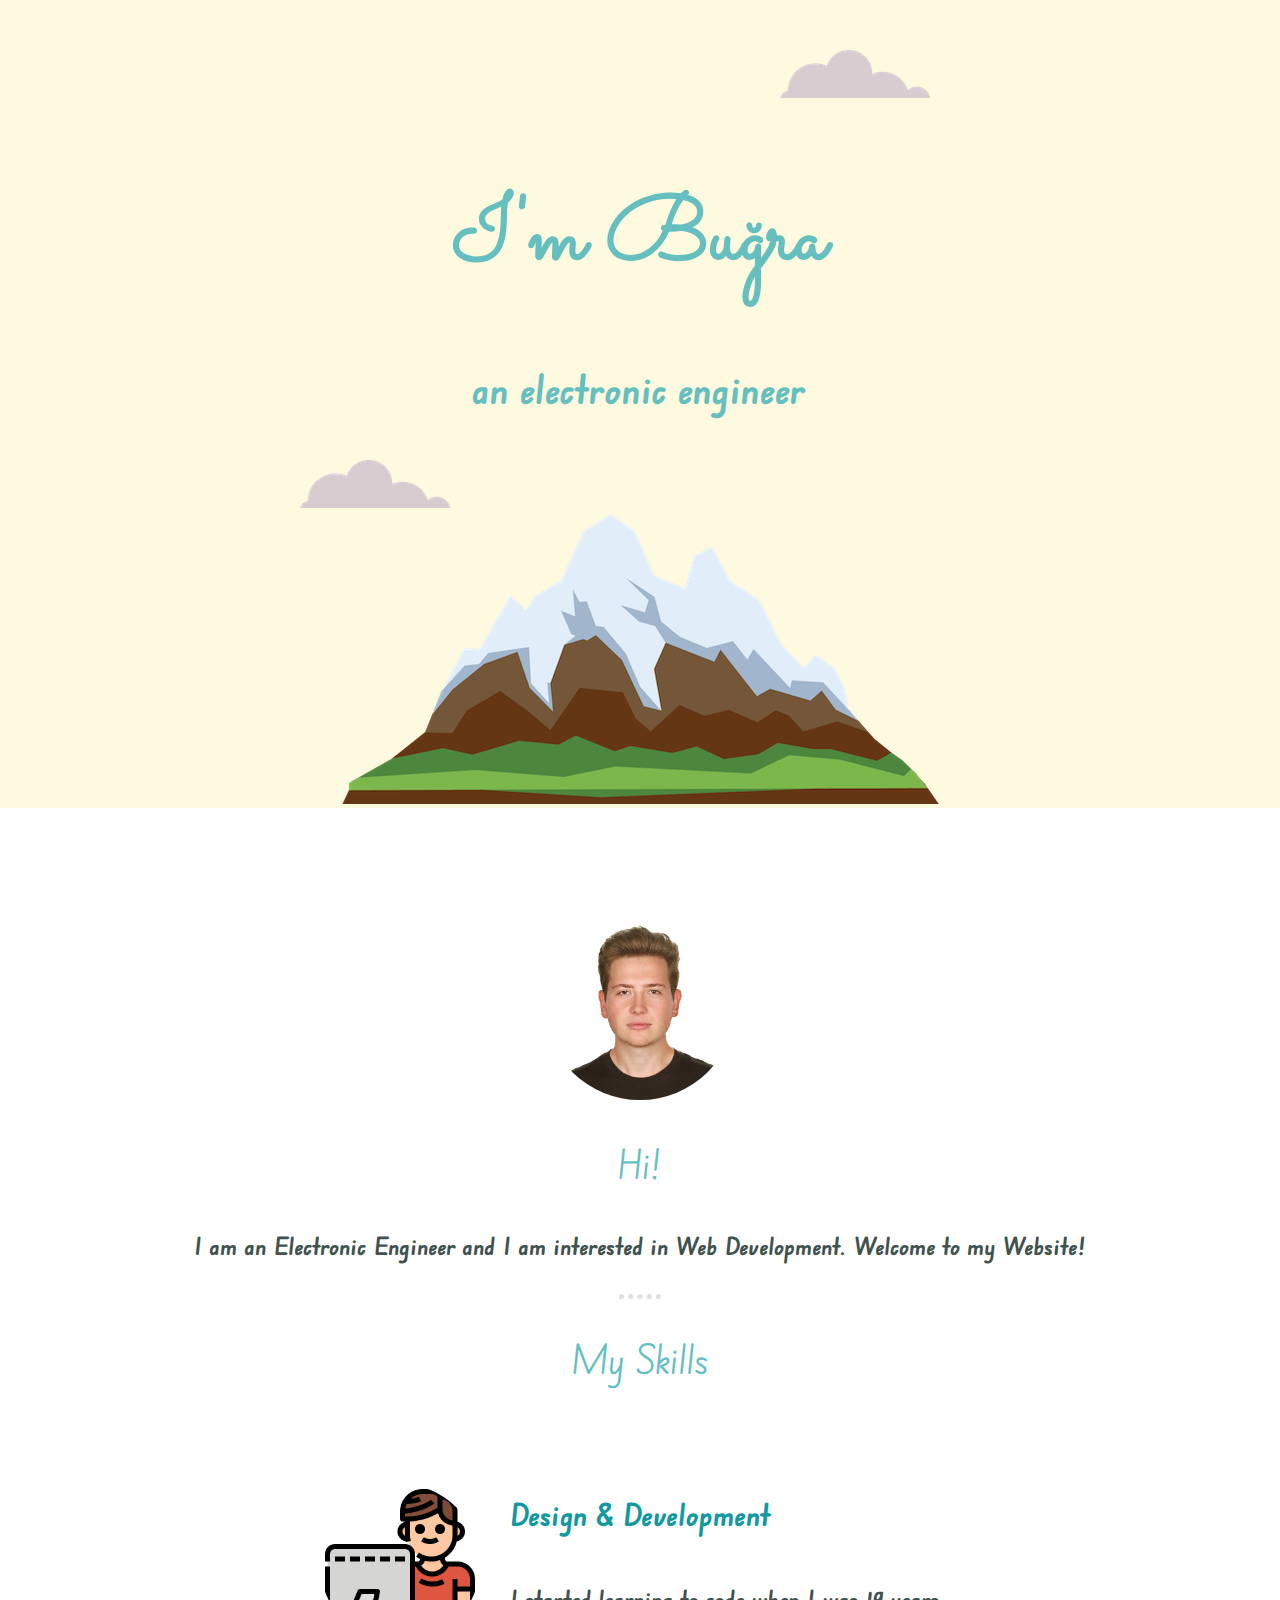
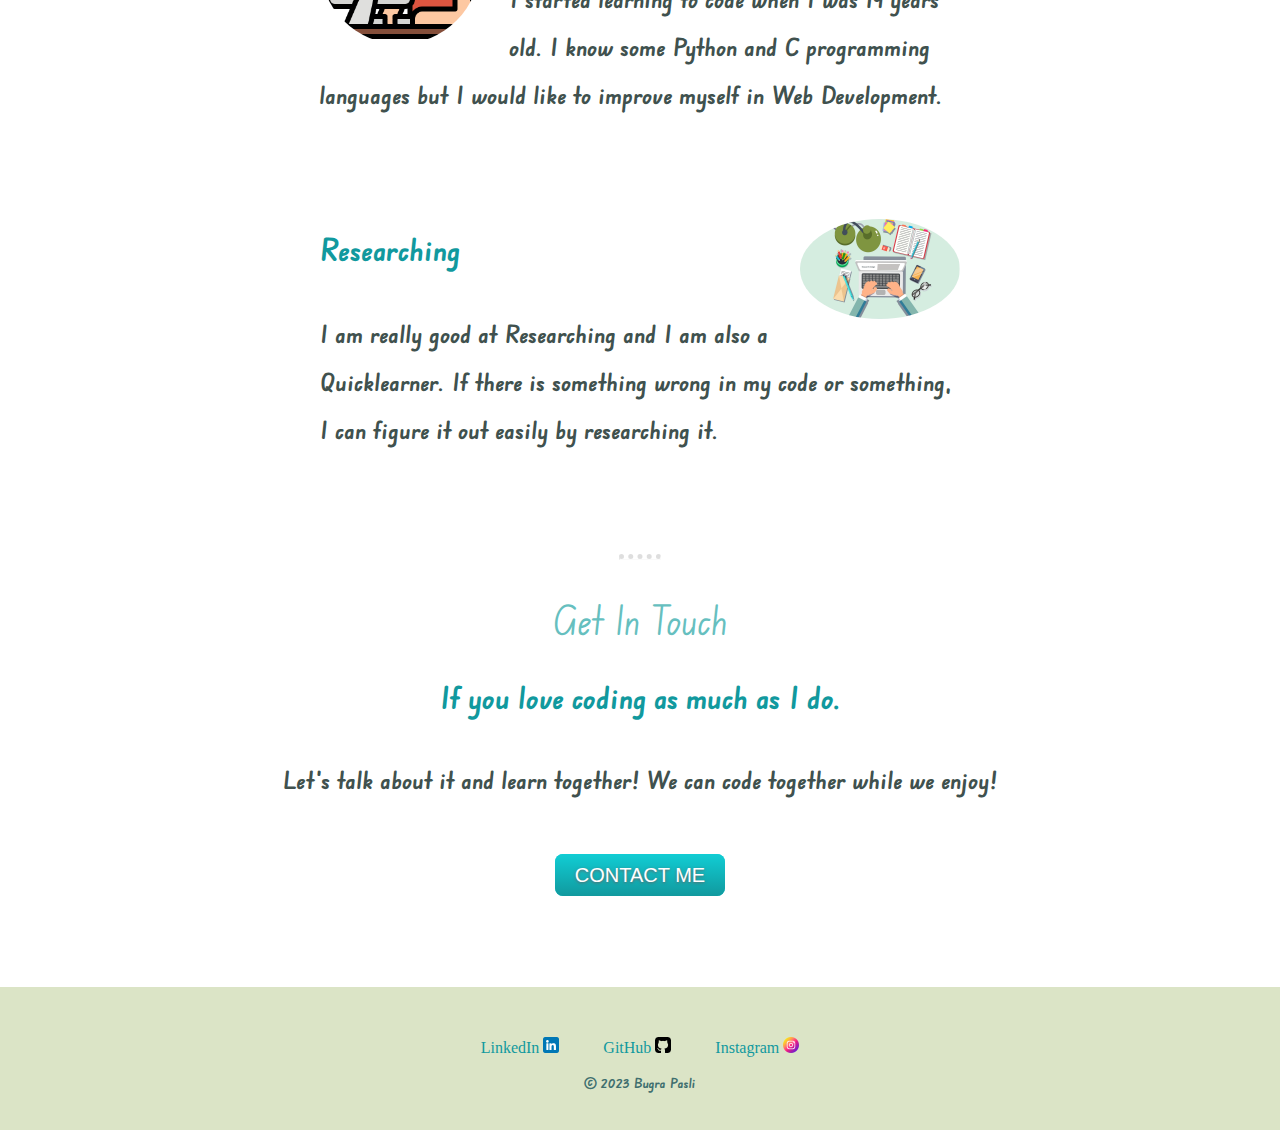
<file: index.html>
<!DOCTYPE html>
<html lang="en">
<head>
    <meta charset="UTF-8">
    <meta http-equiv="X-UA-Compatible" content="IE=edge">
    <meta name="viewport" content="width=device-width, initial-scale=1.0">
    <link rel="stylesheet" href="styles.css">
    <link rel="icon" href="favicon.ico?v=2">
    <link rel="preconnect" href="https://fonts.googleapis.com">
    <link rel="preconnect" href="https://fonts.gstatic.com" crossorigin>
    <link rel="preconnect" href="https://fonts.googleapis.com">
<link rel="preconnect" href="https://fonts.gstatic.com" crossorigin>
<link href="https://fonts.googleapis.com/css2?family=Edu+NSW+ACT+Foundation&family=Just+Me+Again+Down+Here&family=Sacramento&display=swap" rel="stylesheet">
    <title>Bugra's Website</title>
</head>
<body>
<div class="top-container">
    <img class="top-cloud" src="images/cloud.png" alt="cloud-img">
    <h1>I'm Buğra</h1>
        <h2 class="pro"> an electronic engineer</h2> 
        <img class="bottom-cloud" src="images/cloud.png" alt="cloud-img">
        <img src="images/mountain.png" alt="mountain-img">

</div>
<div class="middle-container">
    <div class="profile">
      <img class="profile-img" src="Vesikalık.jpg" alt="bugra-photo">
      <h2>Hi!</h2>
      <p>I am an Electronic Engineer and I am interested in Web Development. Welcome to my Website!</p>
    </div>
    <hr>
    <div class="skills">
      <h2>My Skills</h2>
      <div class="skill-row">
        <img class="comp-img" src="images/computer.png" alt="computer-img">
        <h3>Design & Development</h3>
        <p>I started learning to code when I was 19 years old. I know some Python and C programming languages but I would like to improve myself in Web Development.</p>
      </div>
      <div class="skill-row">
        <img class="research-img" src="images/research.jpg" alt="research-img">
        <h3>Researching</h3>
        <p>I am really good at Researching and I am also a Quicklearner. If there is something wrong in my code or something, I can figure it out easily by researching it.</p>
      </div>
    </div>
    <hr>
    <div class="contact-me">
      <h2>Get In Touch</h2>
      <h3>If you love coding as much as I do.</h3>
      <p class="contact-message">Let's talk about it and learn together! We can code together while we enjoy!</p>
      <a class="btn" href="mailto:bugrapasli@gmail.com">CONTACT ME</a>
    </div>
  </div>
  
  
  <div class="bottom-container">
    <a class="footer-link" href="https://www.linkedin.com/in/bu%C4%9Fra-pasl%C4%B1/">LinkedIn <img src="images/linkedin.png" alt="linkedin-img"></a>
    <a class="footer-link" href="https://github.com/bugraapasli">GitHub <img src="images/github-sign.png" alt="github-img"></a>
    <a class="footer-link" href="https://www.instagram.com/bugraapasli">Instagram <img src="images/instagram.png" alt="insta-img"></a>
    <p style="color: #406f6f; font-size: smaller;">© 2023 Bugra Pasli </p>
  </div>
  
</body>
</html>
</file>
<file: styles.css>
@media only screen and (max-width: 600px) {
  .top-cloud{
  right: 150px;
  top: 50px;
  }
  .bottom-cloud{
  left: 150px;
  bottom: 250px;
  }
  h1{
  margin: 30px auto 0 auto;
  font-size: 3.5rem;
  }
  h2{
  font-size: 1.8rem;
  }
  .skill-row{
  width: 90%;
  }
  .comp-img{
  width: 40%;
  margin: 0;
  float: none;
  }
  .research-img{
  width: 40%;
  margin: 0;
  float: none;
  }
  .profile-img{
  width: 30%;
  }
  p{
  font-size: 1.2rem;
  }
  hr{
  width: 20px;
  }
  }

.top-container{
    background-color: #FEFAE0;
    position: relative;
    padding-top: 100px;
}

body{
   margin: 0;
   text-align: center;
}

h1{
    margin: 50px auto 0 auto;
    font-size: 5.625rem;
    font-family: 'Sacramento', cursive;
    color: #66BFBF;
    line-height: 2;
}
h2{
    font-family: 'Edu NSW ACT Foundation', cursive; 
    font-size: 2.5rem; 
    color: #66BFBF;
    font-weight: normal;
}

.pro{
    font-weight: bold;
}
h3{
    color: #11999E;
    font-family: 'Edu NSW ACT Foundation', cursive; 
    font-size: 1.90rem;
}
a{
    color: #11999E;
    text-decoration: none;
    margin: 10px 20px;
}
.middle-container{
   margin: 100px 0;
}

.bottom-container{
    background-color: #DBE4C6;
    position: relative;
    padding: 50px 0px 20px;
}

.bottom-cloud{
    position: absolute;
    left: 300px;
    bottom: 300px;
}

.top-cloud{
    position: absolute;
    right: 350px;
    top: 50px;
}

.skill-row{
    width: 50%;
    margin: 100px auto 100px auto;
    text-align: left;
    line-height: 2;
}

.comp-img{
    width: 25%;
    border-radius: 50%;
    float: left;
    margin-right: 30px;
}

.research-img{
    width: 25%;
    border-radius: 50%;
    float: right;
    margin-left: 30px;
}

.btn {
    background: #11cdd4;
    background-image: -webkit-linear-gradient(top, #11cdd4, #11999e);
    background-image: -moz-linear-gradient(top, #11cdd4, #11999e);
    background-image: -ms-linear-gradient(top, #11cdd4, #11999e);
    background-image: -o-linear-gradient(top, #11cdd4, #11999e);
    background-image: linear-gradient(to bottom, #11cdd4, #11999e);
    -webkit-border-radius: 8;
    -moz-border-radius: 8;
    border-radius: 8px;
    text-shadow: 0px 1px 3px #666666;
    font-family: Arial;
    color: #ffffff;
    font-size: 20px;
    padding: 10px 20px 10px 20px;
    text-decoration: none;
  }
  
  .btn:hover {
    background: #30e3cb;
    background-image: -webkit-linear-gradient(top, #30e3cb, #2bc4ad);
    background-image: -moz-linear-gradient(top, #30e3cb, #2bc4ad);
    background-image: -ms-linear-gradient(top, #30e3cb, #2bc4ad);
    background-image: -o-linear-gradient(top, #30e3cb, #2bc4ad);
    background-image: linear-gradient(to bottom, #30e3cb, #2bc4ad);
    text-decoration: none;
  }

  p{
    color: #40514E;
    font-family: 'Edu NSW ACT Foundation', cursive; 
    font-weight: bolder;
    font-size: 1.5rem;
    line-height: 2;
  }

  .profile-img{
    border-radius: 50%;
    width: 15%;
  }

  hr{
    width: 40px;
    border-top: 5px dotted;
    opacity: 0.25;
  }

  a:hover{
    color: #E6F6F6;
  }

  .contact-message{
    margin: 40px auto 60px;
  }
</file>
